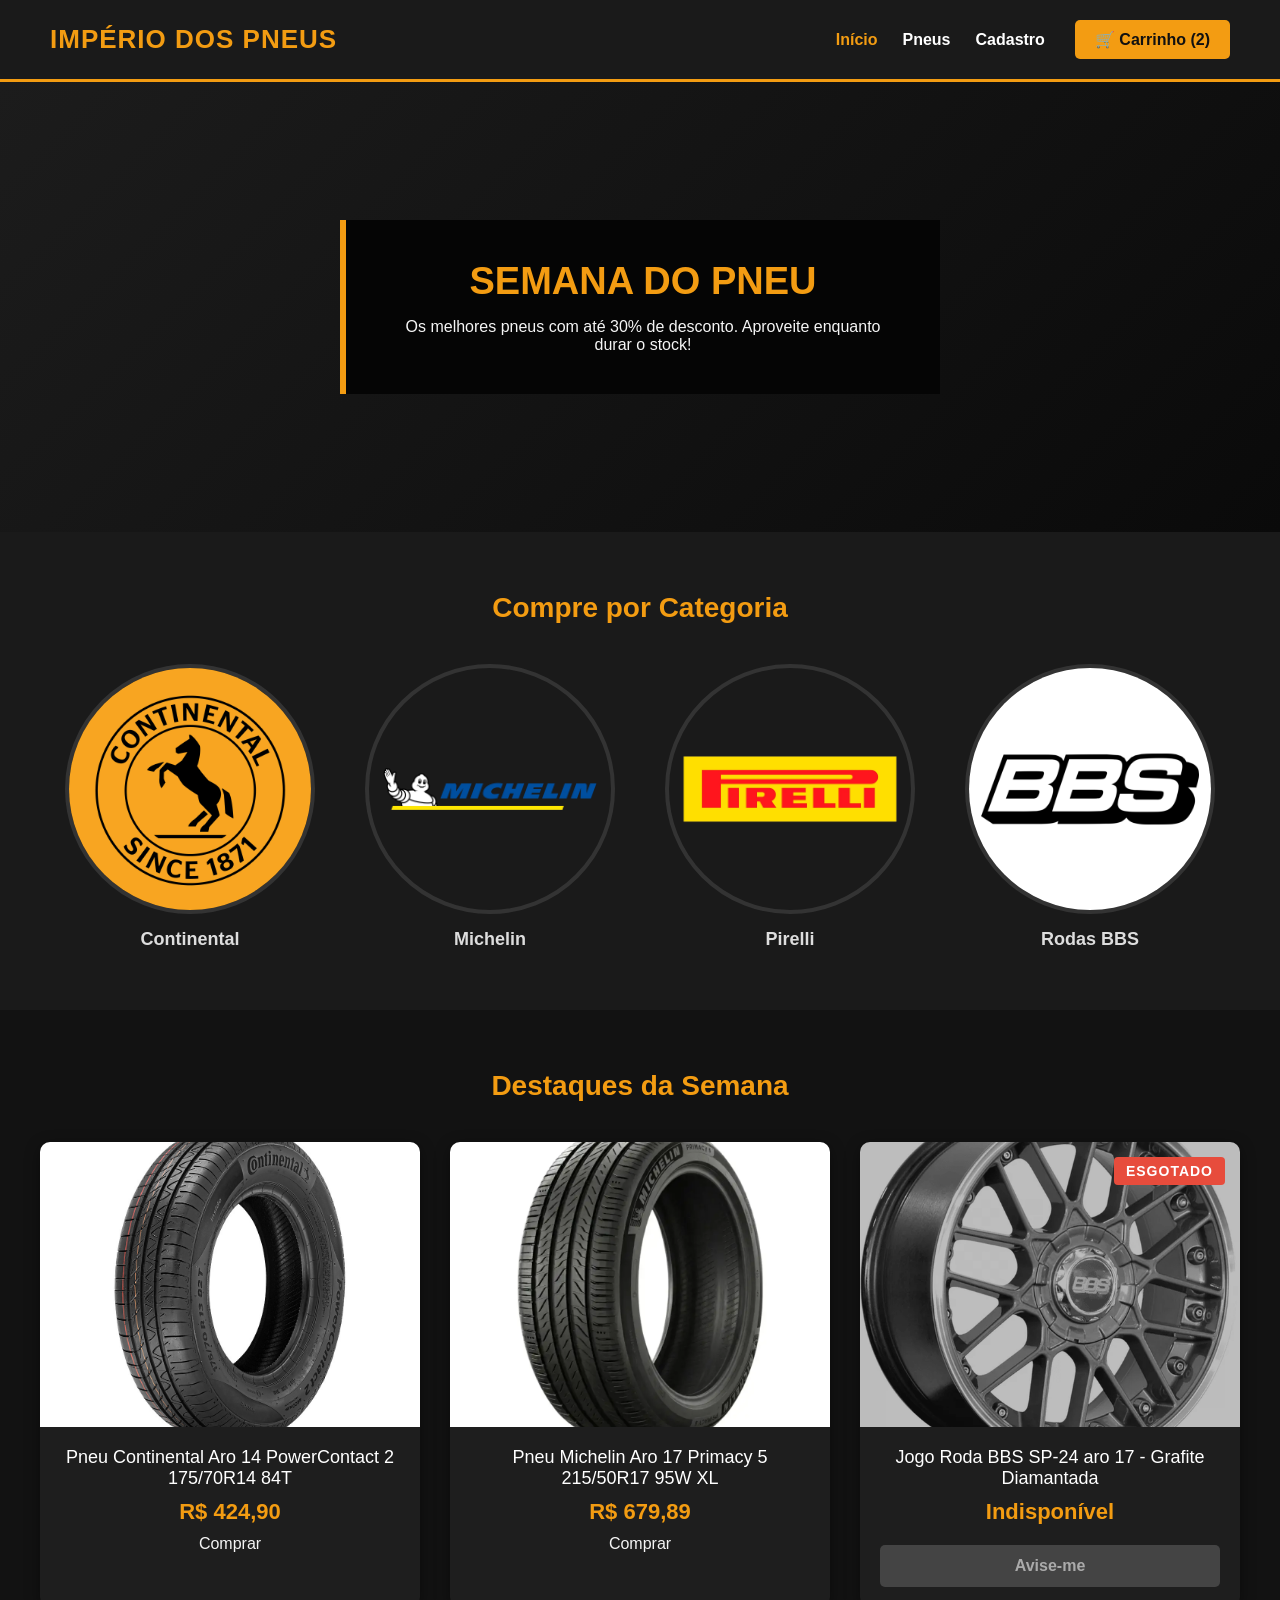
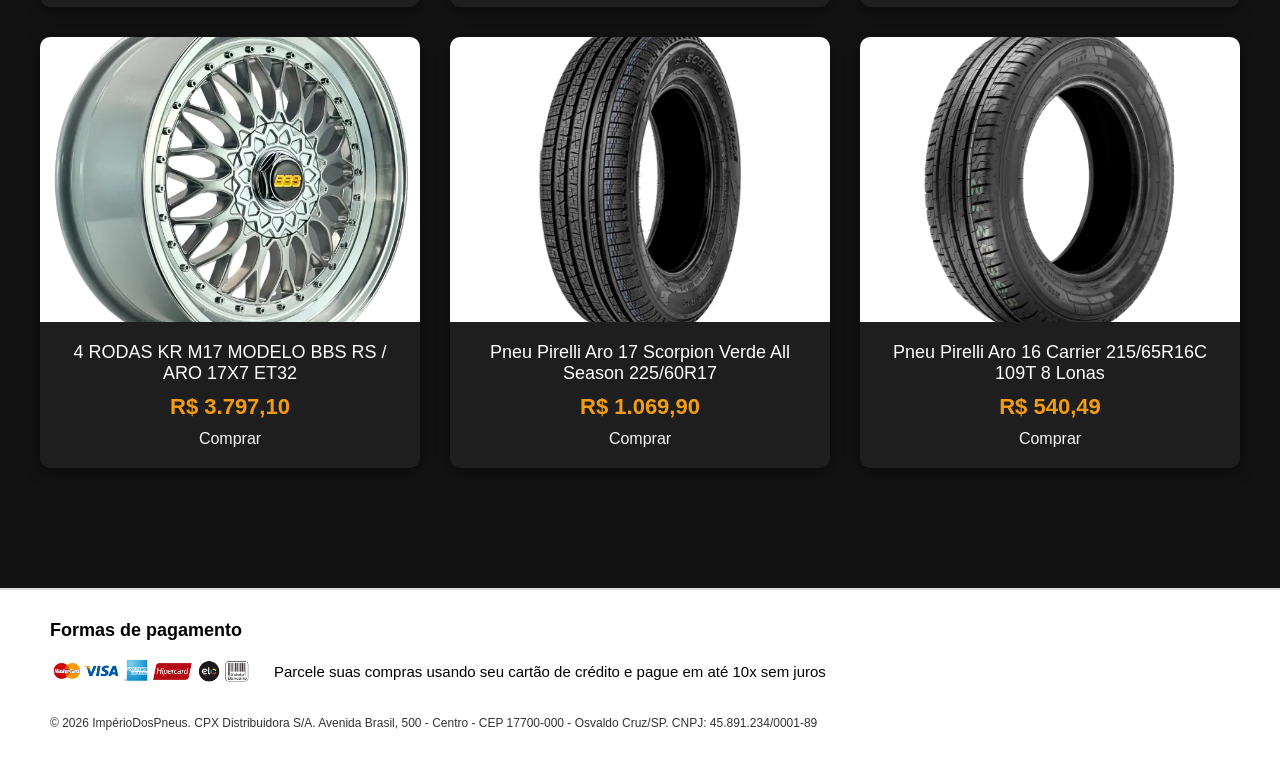
<file: index.html>
<!DOCTYPE html>
<html lang="pt-PT">
<head>
    <meta charset="UTF-8">
    <meta name="viewport" content="width=device-width, initial-scale=1.0">
    <title>Império dos Pneus - Loja Oficial</title>
    <link rel="stylesheet" href="style.css">
</head>
<body>

    <!-- 1. Identidade Visual no Cabeçalho -->
    <header>
        <div class="logo">
            <h1>Império dos Pneus</h1>
        </div>
        <nav>
            <ul>
                <li><a href="index.html" class="active">Início</a></li>
                <li><a href="produto.html">Pneus</a></li>
                <li><a href="cadastro.html">Cadastro</a></li>
            </ul>
            <a href="carrinho.html" class="cart">🛒 Carrinho (2)</a>
        </nav>
    </header>

    <main>
        <!-- 2. Carrossel CSS -->
        <section class="hero">
            <div class="carousel">
                <div class="carousel-slide slide-1">
                    <div class="slide-content">
                        <h2>SEMANA DO PNEU</h2>
                        <p>Os melhores pneus com até 30% de desconto. Aproveite enquanto durar o stock!</p>
                    </div>
                </div>
                <div class="carousel-slide slide-2">
                    <div class="slide-content">
                        <h2>RODAS PREMIUM</h2>
                        <p>Estilo e agressividade para o seu carro. Confira a nova coleção.</p>
                    </div>
                </div>
                <div class="carousel-slide slide-3">
                    <div class="slide-content">
                        <h2>PERFORMANCE TOTAL</h2>
                        <p>Na compra de 4 pneus, ganhe montagem e alinhamento gratuitos!</p>
                    </div>
                </div>
            </div>
        </section>

        <!-- 3. Navegação por Categorias com Imagens Circulares -->
        <section class="categories">
            <h2>Compre por Categoria</h2>
            <div class="category-list">
                <div class="category-item">
                    <img src="img/continental.jpg" alt="Pneus Continental" width="250" height="250" loading="lazy">
                    <p>Continental</p>
                </div>
                <div class="category-item">
                    <img src="img/michelin.jpg" alt="Pneus Michelin" width="250" height="250" loading="lazy">
                    <p>Michelin</p>
                </div>
                <div class="category-item">
                    <img src="img/pirelli.jpg" alt="Pneus Pirelli" width="250" height="250" loading="lazy">
                    <p>Pirelli</p>
                </div>
                <div class="category-item">
                    <img src="img/rodas.jpg" alt="Rodas BBS" width="250" height="250" loading="lazy">
                    <p>Rodas BBS</p>
                </div>
            </div>
        </section>

        <!-- 4. Vitrine de Produtos -->
        <section class="products">
            <h2>Destaques da Semana</h2>
            <div class="product-grid">
                
                <article class="product-card">
                    <figure>
                        <div class="img-container">
                            <img src="img/pneu-continental.jpg" alt="Pneu Continental" width="400" height="300" loading="lazy">
                        </div>
                        <figcaption>
                            <h3>Pneu Continental Aro 14 PowerContact 2 175/70R14 84T</h3>
                            <p class="price">R$ 424,90</p>
                            <a href="produto.html" class="button">Comprar</a>
                        </figcaption>
                    </figure>
                </article>

                <article class="product-card">
                    <figure>
                        <div class="img-container">
                            <img src="img/pneu-michelin.jpg" alt="Pneu Michelin" width="400" height="300" loading="lazy">
                        </div>
                        <figcaption>
                            <h3>Pneu Michelin Aro 17 Primacy 5 215/50R17 95W XL</h3>
                            <p class="price">R$ 679,89</p>
                            <a href="produto.html" class="button">Comprar</a>
                        </figcaption>
                    </figure>
                </article>

                <article class="product-card sold-out">
                    <figure>
                        <div class="img-container">
                            <span class="badge">ESGOTADO</span>
                            <img src="img/roda-bbs.jpg" alt="Roda BBS" width="400" height="300" loading="lazy">
                        </div>
                        <figcaption>
                            <h3>Jogo Roda BBS SP-24 aro 17 - Grafite Diamantada</h3>
                            <p class="price">Indisponível</p>
                            <button type="button" disabled>Avise-me</button>
                        </figcaption>
                    </figure>
                </article>

                <article class="product-card">
                    <figure>
                        <div class="img-container">
                            <img src="img/rodas-bbs-2.png" alt="Roda BBS 2" width="400" height="300" loading="lazy">
                        </div>
                        <figcaption>
                            <h3>4 RODAS KR M17 MODELO BBS RS / ARO 17X7 ET32</h3>
                            <p class="price">R$ 3.797,10</p>
                            <a href="carrinho.html" class="button">Comprar</a>
                        </figcaption>
                    </figure>
                </article>

                <article class="product-card">
                    <figure>
                        <div class="img-container">
                            <img src="img/pneu-pirelli.jpg" alt="Pneu Pirelli" width="400" height="300" loading="lazy">
                        </div>
                        <figcaption>
                            <h3>Pneu Pirelli Aro 17 Scorpion Verde All Season 225/60R17</h3>
                            <p class="price">R$ 1.069,90</p>
                            <a href="carrinho.html" class="button">Comprar</a>
                        </figcaption>
                    </figure>
                </article>

                <article class="product-card">
                    <figure>
                        <div class="img-container">
                            <img src="img/pneu-pirelli3.jpg" alt="Pneu Pirelli 2" width="400" height="300" loading="lazy">
                        </div>
                        <figcaption>
                            <h3>Pneu Pirelli Aro 16 Carrier 215/65R16C 109T 8 Lonas</h3>
                            <p class="price">R$ 540,49</p>
                            <a href="carrinho.html" class="button">Comprar</a>
                        </figcaption>
                    </figure>
                </article>

            </div>
        </section>
    </main>

    <footer>
        <div class="footer-conteudo">
            <h3>Formas de pagamento</h3>
            <div class="pagamento-linha">
                <img src="img/cartoes2.png" alt="Visa, Mastercard, Boleto, Pix, etc">
                <p>Parcele suas compras usando seu cartão de crédito e pague em até 10x sem juros</p>
            </div>
            <p class="direitos-autorais">
                &copy; 2026 ImpérioDosPneus. CPX Distribuidora S/A. Avenida Brasil, 500 - Centro - CEP 17700-000 - Osvaldo Cruz/SP. CNPJ: 45.891.234/0001-89
            </p>
        </div>
    </footer>

</body>
</html>
</file>
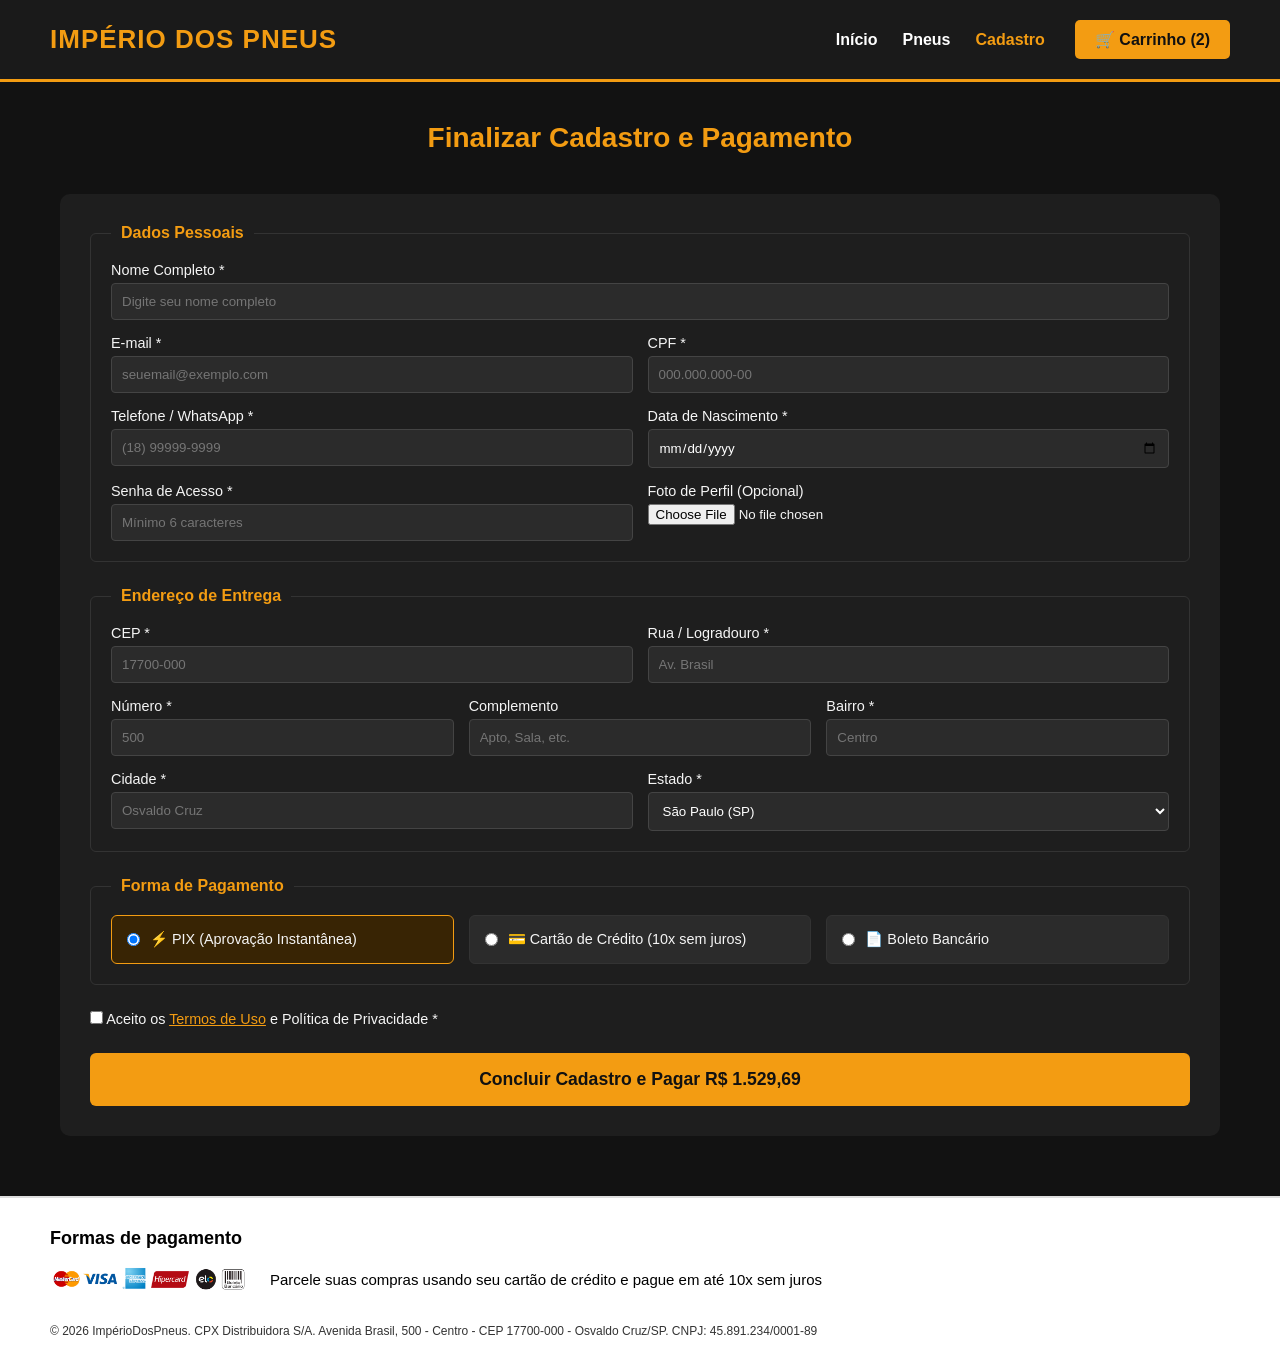
<file: cadastro.html>
<!DOCTYPE html>
<html lang="pt-PT">
<head>
    <meta charset="UTF-8">
    <meta name="viewport" content="width=device-width, initial-scale=1.0">
    <title>Cadastro & Checkout - Império dos Pneus</title>
    <link rel="stylesheet" href="style.css">
</head>
<body>

    <header>
        <div class="logo">
            <h1>Império dos Pneus</h1>
        </div>
        <nav>
            <ul>
                <li><a href="index.html">Início</a></li>
                <li><a href="produto.html">Pneus</a></li>
                <li><a href="cadastro.html" class="active">Cadastro</a></li>
            </ul>
            <a href="carrinho.html" class="cart">🛒 Carrinho (2)</a>
        </nav>
    </header>

    <main class="page-container">
        <h2 class="section-title">Finalizar Cadastro e Pagamento</h2>

        <form action="#" method="POST" class="checkout-form">
            
            <!-- Bloco 1: Dados Pessoais -->
            <fieldset>
                <legend>Dados Pessoais</legend>
                
                <div class="form-group">
                    <label for="nome">Nome Completo *</label>
                    <input type="text" id="nome" name="nome" required placeholder="Digite seu nome completo">
                </div>

                <div class="form-row">
                    <div class="form-group">
                        <label for="email">E-mail *</label>
                        <input type="email" id="email" name="email" required placeholder="seuemail@exemplo.com">
                    </div>
                    <div class="form-group">
                        <label for="cpf">CPF *</label>
                        <input type="text" id="cpf" name="cpf" required pattern="\d{3}\.\d{3}\.\d{3}-\d{2}" placeholder="000.000.000-00">
                    </div>
                </div>

                <div class="form-row">
                    <div class="form-group">
                        <label for="telefone">Telefone / WhatsApp *</label>
                        <input type="tel" id="telefone" name="telefone" required placeholder="(18) 99999-9999">
                    </div>
                    <div class="form-group">
                        <label for="nascimento">Data de Nascimento *</label>
                        <input type="date" id="nascimento" name="nascimento" required>
                    </div>
                </div>

                <div class="form-row">
                    <div class="form-group">
                        <label for="senha">Senha de Acesso *</label>
                        <input type="password" id="senha" name="senha" required minlength="6" placeholder="Mínimo 6 caracteres">
                    </div>
                    <div class="form-group">
                        <label for="avatar">Foto de Perfil (Opcional)</label>
                        <input type="file" id="avatar" name="avatar" accept="image/*">
                    </div>
                </div>
            </fieldset>

            <!-- Bloco 2: Endereço -->
            <fieldset>
                <legend>Endereço de Entrega</legend>

                <div class="form-row">
                    <div class="form-group">
                        <label for="cep">CEP *</label>
                        <input type="text" id="cep" name="cep" required placeholder="17700-000">
                    </div>
                    <div class="form-group street-group">
                        <label for="rua">Rua / Logradouro *</label>
                        <input type="text" id="rua" name="rua" required placeholder="Av. Brasil">
                    </div>
                </div>

                <div class="form-row">
                    <div class="form-group">
                        <label for="numero">Número *</label>
                        <input type="text" id="numero" name="numero" required placeholder="500">
                    </div>
                    <div class="form-group">
                        <label for="complemento">Complemento</label>
                        <input type="text" id="complemento" name="complemento" placeholder="Apto, Sala, etc.">
                    </div>
                    <div class="form-group">
                        <label for="bairro">Bairro *</label>
                        <input type="text" id="bairro" name="bairro" required placeholder="Centro">
                    </div>
                </div>

                <div class="form-row">
                    <div class="form-group">
                        <label for="cidade">Cidade *</label>
                        <input type="text" id="cidade" name="cidade" required placeholder="Osvaldo Cruz">
                    </div>
                    <div class="form-group">
                        <label for="estado">Estado *</label>
                        <select id="estado" name="estado" required>
                            <option value="">Selecione...</option>
                            <option value="SP" selected>São Paulo (SP)</option>
                            <option value="RJ">Rio de Janeiro (RJ)</option>
                            <option value="MG">Minas Gerais (MG)</option>
                            <option value="PR">Paraná (PR)</option>
                        </select>
                    </div>
                </div>
            </fieldset>

            <!-- Bloco 3: Pagamento -->
            <fieldset>
                <legend>Forma de Pagamento</legend>
                
                <div class="payment-options">
                    <label class="payment-card">
                        <input type="radio" name="pagamento" value="pix" required checked>
                        <span class="payment-content">
                            <span class="payment-icon">⚡</span>
                            <span>PIX (Aprovação Instantânea)</span>
                        </span>
                    </label>

                    <label class="payment-card">
                        <input type="radio" name="pagamento" value="cartao">
                        <span class="payment-content">
                            <span class="payment-icon">💳</span>
                            <span>Cartão de Crédito (10x sem juros)</span>
                        </span>
                    </label>

                    <label class="payment-card">
                        <input type="radio" name="pagamento" value="boleto">
                        <span class="payment-content">
                            <span class="payment-icon">📄</span>
                            <span>Boleto Bancário</span>
                        </span>
                    </label>
                </div>
            </fieldset>

            <div class="terms-group">
                <label for="termos">
                    <input type="checkbox" id="termos" name="termos" required>
                    Aceito os <a href="#">Termos de Uso</a> e Política de Privacidade *
                </label>
            </div>

            <button type="submit" class="btn-submit">Concluir Cadastro e Pagar R$ 1.529,69</button>
        </form>
    </main>

    <footer>
        <div class="footer-conteudo">
            <h3>Formas de pagamento</h3>
            <div class="pagamento-linha">
                <img src="img/cartoes2.png" alt="Visa, Mastercard, Boleto, Pix, etc" width="200" height="40">
                <p>Parcele suas compras usando seu cartão de crédito e pague em até 10x sem juros</p>
            </div>
            <p class="direitos-autorais">
                &copy; 2026 ImpérioDosPneus. CPX Distribuidora S/A. Avenida Brasil, 500 - Centro - CEP 17700-000 - Osvaldo Cruz/SP. CNPJ: 45.891.234/0001-89
            </p>
        </div>
    </footer>

</body>
</html>
</file>
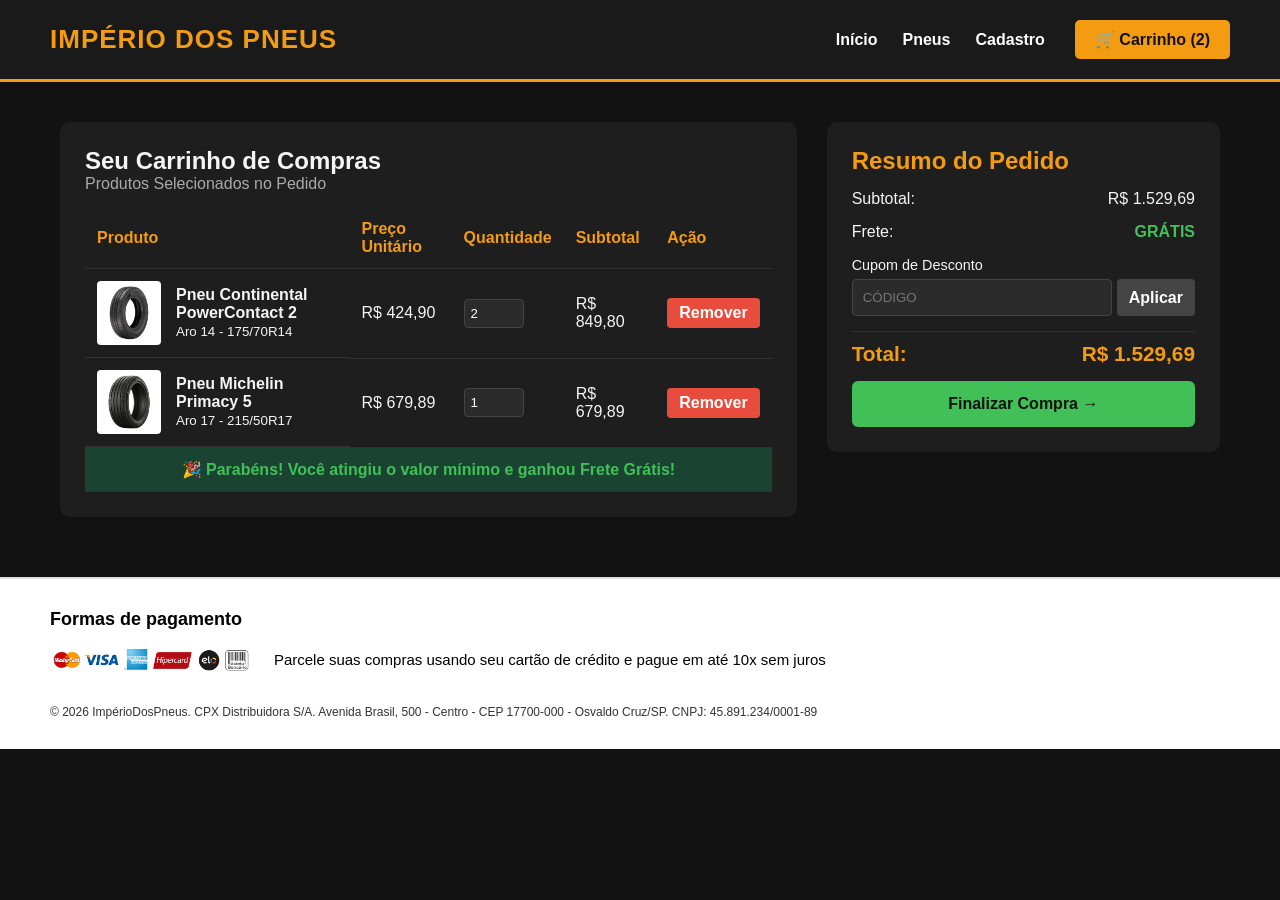
<file: carrinho.html>
<!DOCTYPE html>
<html lang="pt-PT">
<head>
    <meta charset="UTF-8">
    <meta name="viewport" content="width=device-width, initial-scale=1.0">
    <title>Carrinho de Compras - Império dos Pneus</title>
    <link rel="stylesheet" href="style.css">
</head>
<body>

    <header>
        <div class="logo">
            <h1>Império dos Pneus</h1>
        </div>
        <nav>
            <ul>
               <li><a href="index.html">Início</a></li>
                <li><a href="produto.html">Pneus</a></li>
                <li><a href="cadastro.html">Cadastro</a></li>
            </ul>
            <a href="carrinho.html" class="cart">🛒 Carrinho (2)</a>
        </nav>
    </header>

    <main class="page-container cart-layout">
        <section class="cart-items">
            <h2>Seu Carrinho de Compras</h2>
            <table class="cart-table">
                <caption>Produtos Selecionados no Pedido</caption>
                <thead>
                    <tr>
                        <th scope="col">Produto</th>
                        <th scope="col">Preço Unitário</th>
                        <th scope="col">Quantidade</th>
                        <th scope="col">Subtotal</th>
                        <th scope="col">Ação</th>
                    </tr>
                </thead>
                <tbody>
                    <tr>
                        <td class="product-cell">
                            <img src="img/pneu-continental.jpg" alt="Pneu Continental" class="cart-thumb">
                            <div>
                                <strong>Pneu Continental PowerContact 2</strong><br>
                                <small>Aro 14 - 175/70R14</small>
                            </div>
                        </td>
                        <td>R$ 424,90</td>
                        <td><input type="number" min="1" value="2" class="qty-input"></td>
                        <td>R$ 849,80</td>
                        <td><button type="button" class="btn-remove">Remover</button></td>
                    </tr>
                    <tr>
                        <td class="product-cell">
                            <img src="img/pneu-michelin.jpg" alt="Pneu Michelin" class="cart-thumb">
                            <div>
                                <strong>Pneu Michelin Primacy 5</strong><br>
                                <small>Aro 17 - 215/50R17</small>
                            </div>
                        </td>
                        <td>R$ 679,89</td>
                        <td><input type="number" min="1" value="1" class="qty-input"></td>
                        <td>R$ 679,89</td>
                        <td><button type="button" class="btn-remove">Remover</button></td>
                    </tr>
                </tbody>
                <tfoot>
                    <tr>
                        <td colspan="5">🎉 Parabéns! Você atingiu o valor mínimo e ganhou <strong>Frete Grátis</strong>!</td>
                    </tr>
                </tfoot>
            </table>
        </section>

        <!-- Card Lateral -->
        <aside class="order-summary">
            <h2>Resumo do Pedido</h2>
            <div class="summary-line">
                <span>Subtotal:</span>
                <span>R$ 1.529,69</span>
            </div>
            <div class="summary-line">
                <span>Frete:</span>
                <span class="free-shipping">GRÁTIS</span>
            </div>
            
            <div class="coupon-box">
                <label for="coupon">Cupom de Desconto</label>
                <div class="coupon-input-group">
                    <input type="text" id="coupon" placeholder="CÓDIGO">
                    <button type="button">Aplicar</button>
                </div>
            </div>

            <div class="summary-line total-line">
                <span>Total:</span>
                <span>R$ 1.529,69</span>
            </div>

            <a href="cadastro.html" class="btn-checkout">Finalizar Compra →</a>
        </aside>
    </main>

    <footer>
        <div class="footer-conteudo">
            <h3>Formas de pagamento</h3>
            <div class="pagamento-linha">
                <img src="img/cartoes2.png" alt="Visa, Mastercard, Boleto, Pix, etc">
                <p>Parcele suas compras usando seu cartão de crédito e pague em até 10x sem juros</p>
            </div>
            <p class="direitos-autorais">
                &copy; 2026 ImpérioDosPneus. CPX Distribuidora S/A. Avenida Brasil, 500 - Centro - CEP 17700-000 - Osvaldo Cruz/SP. CNPJ: 45.891.234/0001-89
            </p>
        </div>
    </footer>

</body>
</html>
</file>
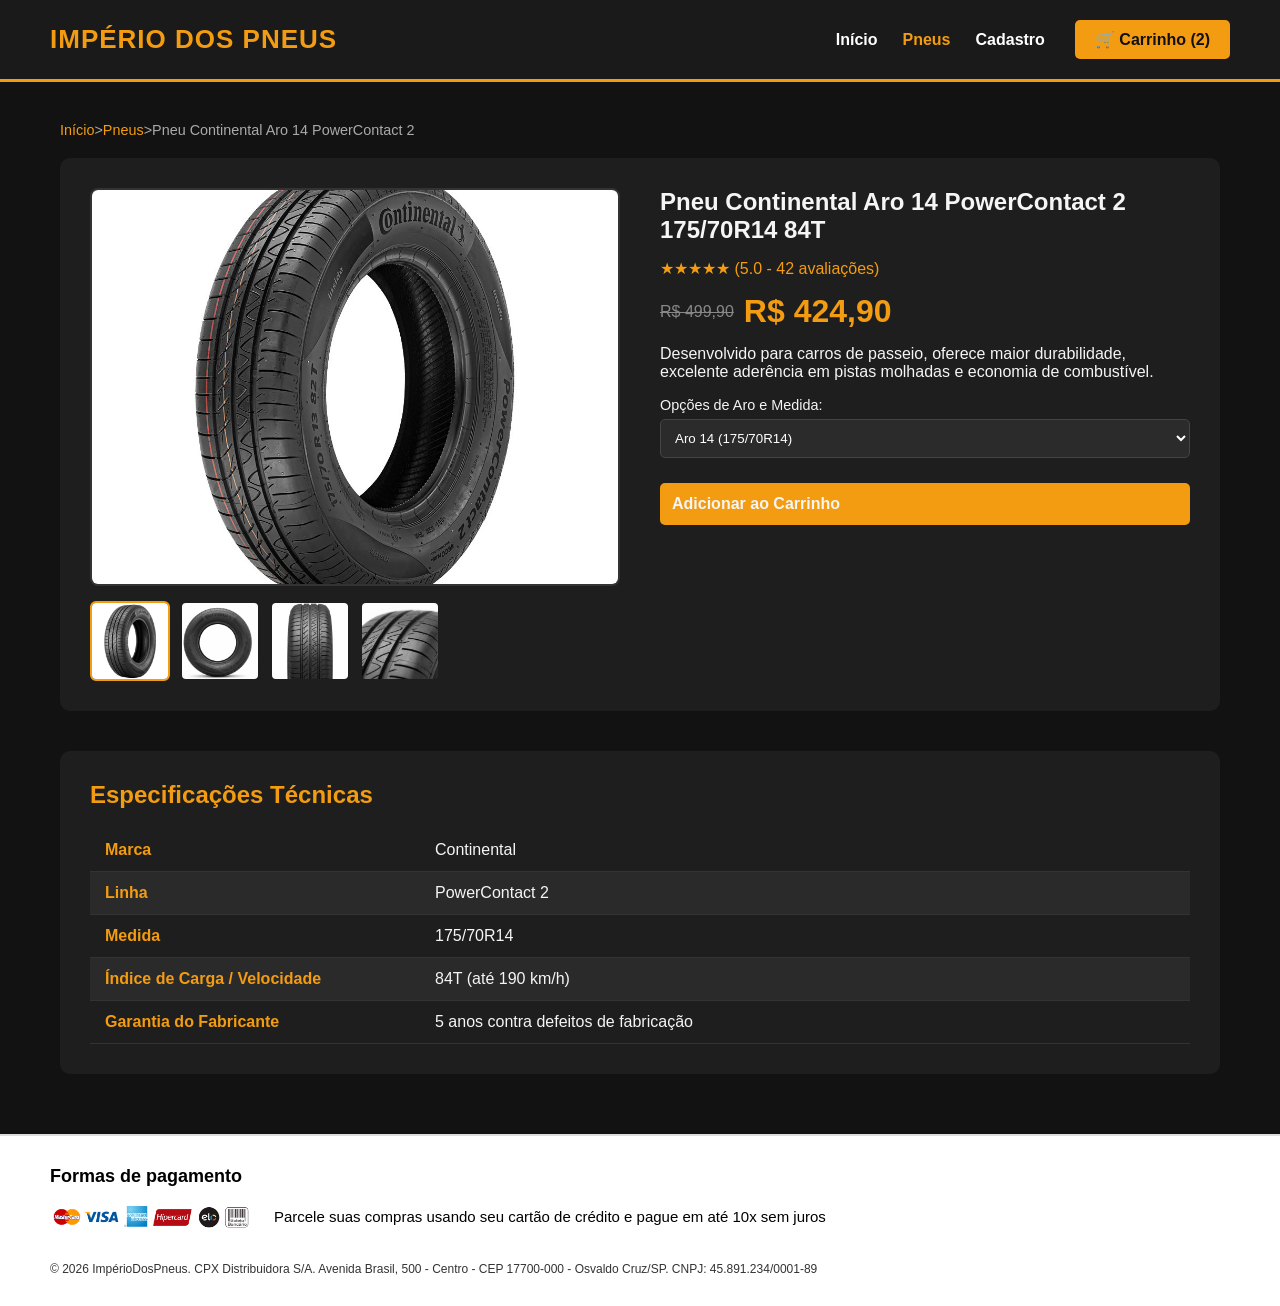
<file: produto.html>
<!DOCTYPE html>
<html lang="pt-PT">
<head>
    <meta charset="UTF-8">
    <meta name="viewport" content="width=device-width, initial-scale=1.0">
    <title>Pneu Continental PowerContact 2 - Império dos Pneus</title>
    
    <link rel="stylesheet" href="style.css">
</head>
<body>

    <header>
        <div class="logo">
            <h1>Império dos Pneus</h1>
        </div>
        <nav>
            <ul>
                <li><a href="index.html">Início</a></li>
                <li><a href="produto.html" class="active">Pneus</a></li>
                <li><a href="cadastro.html">Cadastro</a></li>
            </ul>
            <a href="carrinho.html" class="cart">🛒 Carrinho (2)</a>
        </nav>
    </header>

    <main class="page-container">
        <!-- Breadcrumb -->
        <nav class="breadcrumb">
            <a href="index.html">Início</a> &gt; 
            <a href="index.html">Pneus</a> &gt; 
            <span>Pneu Continental Aro 14 PowerContact 2</span>
        </nav>

        <!-- Layout 2 Colunas -->
        <section class="product-details">
            <div class="product-gallery">
                <img src="img/pneu-continental.jpg" alt="Pneu Continental Foto Principal" class="main-image">
                <div class="thumbnails">
                    <img src="img/pneu1.jpg" alt="Foto 1" class="thumb active">
                    <img src="img/pneu4.jpg" alt="Foto 2" class="thumb">
                    <img src="img/pneu2.jpg" alt="Foto 3" class="thumb">
                    <img src="img/pneu3.jpg" alt="Foto 4" class="thumb">
                </div>
            </div>

            <div class="product-info">
                <h2>Pneu Continental Aro 14 PowerContact 2 175/70R14 84T</h2>
                <div class="rating">
                    ★★★★★ <span>(5.0 - 42 avaliações)</span>
                </div>
                <div class="price-container">
                    <span class="old-price">R$ 499,90</span>
                    <span class="current-price">R$ 424,90</span>
                </div>
                <p class="description">
                    Desenvolvido para carros de passeio, oferece maior durabilidade, excelente aderência em pistas molhadas e economia de combustível.
                </p>

                <div class="options-group">
                    <label for="aro-select">Opções de Aro e Medida:</label>
                    <select id="aro-select" name="aro">
                        <option value="14" selected>Aro 14 (175/70R14)</option>
                        <option value="15">Aro 15 (185/65R15)</option>
                        <option value="16">Aro 16 (205/55R16)</option>
                    </select>
                </div>

                <a href="carrinho.html" class="btn-primary">Adicionar ao Carrinho</a>
            </div>
        </section>

        <!-- Tabela Semântica de Especificações Técnicas -->
        <section class="specs-section">
            <h2>Especificações Técnicas</h2>
            <table class="specs-table">
                <tbody>
                    <tr>
                        <th scope="row">Marca</th>
                        <td>Continental</td>
                    </tr>
                    <tr>
                        <th scope="row">Linha</th>
                        <td>PowerContact 2</td>
                    </tr>
                    <tr>
                        <th scope="row">Medida</th>
                        <td>175/70R14</td>
                    </tr>
                    <tr>
                        <th scope="row">Índice de Carga / Velocidade</th>
                        <td>84T (até 190 km/h)</td>
                    </tr>
                    <tr>
                        <th scope="row">Garantia do Fabricante</th>
                        <td>5 anos contra defeitos de fabricação</td>
                    </tr>
                </tbody>
            </table>
        </section>
    </main>

    <footer>
        <div class="footer-conteudo">
            <h3>Formas de pagamento</h3>
            <div class="pagamento-linha">
                <img src="img/cartoes2.png" alt="Visa, Mastercard, Boleto, Pix, etc">
                <p>Parcele suas compras usando seu cartão de crédito e pague em até 10x sem juros</p>
            </div>
            <p class="direitos-autorais">
                &copy; 2026 ImpérioDosPneus. CPX Distribuidora S/A. Avenida Brasil, 500 - Centro - CEP 17700-000 - Osvaldo Cruz/SP. CNPJ: 45.891.234/0001-89
            </p>
        </div>
    </footer>

</body>
</html>
</file>
<file: style.css>
/* RESET BÁSICO E LIMPEZA DE LINKS */
* {
    margin: 0;
    padding: 0;
    box-sizing: border-box;
    font-family: 'Segoe UI', Tahoma, Geneva, Verdana, sans-serif;
}

/* Garante que nenhum link normal perca a cor original ou fique azul/roxo */
a, a:link, a:visited {
    text-decoration: none;
    color: inherit;
}

body {
    background-color: #121212;
    color: #f5f5f5;
}

/* 1. CABEÇALHO (Identidade Visual Corrigida) */
header {
    display: flex;
    justify-content: space-between;
    align-items: center;
    padding: 20px 50px;
    background-color: #1a1a1a;
    border-bottom: 3px solid #f39c12;
}

header h1 {
    color: #f39c12;
    font-size: 26px;
    text-transform: uppercase;
    letter-spacing: 1px;
}

nav {
    display: flex;
    align-items: center;
}

nav ul {
    list-style: none;
    display: flex;
    gap: 25px;
    margin: 0;
    padding: 0;
}

nav ul li a, 
nav ul li a:link, 
nav ul li a:visited {
    text-decoration: none;
    color: #ffffff;
    font-weight: bold;
    transition: color 0.3s;
}

nav ul li a:hover, 
nav ul li a.active {
    color: #f39c12;
}

/* Botão do Carrinho no Header */
.cart, 
a.cart, 
a.cart:link, 
a.cart:visited {
    background-color: #f39c12;
    color: #111111 !important;
    padding: 10px 20px;
    border-radius: 5px;
    font-weight: bold;
    cursor: pointer;
    margin-left: 30px;
    text-decoration: none;
    display: inline-block;
    transition: background-color 0.3s;
}

.cart:hover, 
a.cart:hover {
    background-color: #d68910;
    color: #111111 !important;
}

/* 2. CARROSSEL (Scroll-snap) */
.hero {
    width: 100%;
    overflow: hidden;
}

.carousel {
    display: flex;
    overflow-x: auto;
    scroll-snap-type: x mandatory;
    scroll-behavior: smooth;
    scrollbar-width: none;
}

.carousel::-webkit-scrollbar {
    display: none;
}

.carousel-slide {
    flex: 0 0 100%;
    scroll-snap-align: start;
    height: 50vh;
    display: flex;
    justify-content: center;
    align-items: center;
    background: linear-gradient(135deg, #1c1c1c, #0a0a0a);
}

.slide-content {
    background-color: #050505;
    padding: 40px;
    border-left: 6px solid #f39c12;
    text-align: center;
    max-width: 600px;
}

.slide-content h2 {
    color: #f39c12;
    font-size: 38px;
    margin-bottom: 15px;
    text-transform: uppercase;
}

/* 3. CATEGORIAS */
.categories {
    padding: 60px 20px;
    text-align: center;
    background-color: #1a1a1a;
}

.categories h2, .section-title {
    margin-bottom: 40px;
    font-size: 28px;
    color: #f39c12;
    text-align: center;
}

.category-list {
    display: flex;
    justify-content: center;
    gap: 50px;
    flex-wrap: wrap;
}

.category-item {
    display: flex;
    flex-direction: column;
    align-items: center;
    gap: 15px;
    cursor: pointer;
}

.category-item img {
    border-radius: 50%;
    object-fit: cover;
    transition: transform 0.3s ease, border 0.3s ease;
    border: 4px solid #333;
}

.category-item:hover img {
    transform: scale(1.08);
    border: 4px solid #f39c12;
}

.category-item p {
    font-weight: bold;
    font-size: 18px;
    color: #ddd;
}

/* 4. VITRINE DE PRODUTOS */
.products {
    padding: 60px 20px;
    text-align: center;
    background-color: #121212;
}

.products h2 {
    margin-bottom: 40px;
    font-size: 28px;
    color: #f39c12;
}

.product-grid {
    display: grid;
    grid-template-columns: repeat(auto-fit, minmax(320px, 1fr));
    gap: 30px;
    max-width: 1200px;
    margin: 0 auto;
}

.product-card {
    background-color: #1e1e1e;
    border-radius: 10px;
    overflow: hidden;
    transition: transform 0.3s ease, box-shadow 0.3s ease;
    box-shadow: 0 4px 15px rgba(0,0,0,0.4);
}

.product-card:hover {
    box-shadow: 0 8px 25px rgba(243, 156, 18, 0.2);
}

.img-container {
    width: 100%;
    aspect-ratio: 4/3; 
    overflow: hidden; 
    position: relative;
    background-color: #222;
}

.img-container img {
    width: 100%;
    height: 100%;
    object-fit: cover; 
    transition: transform 0.4s ease;
}

.product-card:hover .img-container img {
    transform: scale(1.1);
}

figcaption {
    padding: 20px;
    display: flex;
    flex-direction: column;
    gap: 10px;
}

figcaption h3 {
    font-size: 18px;
    color: #fff;
    font-weight: 500;
}

.price {
    color: #f39c12;
    font-size: 22px;
    font-weight: bold;
}

button, .btn-primary {
    background-color: #f39c12;
    color: #111;
    border: none;
    padding: 12px;
    font-size: 16px;
    font-weight: bold;
    border-radius: 5px;
    cursor: pointer;
    transition: background-color 0.3s;
    margin-top: 10px;
    width: 100%;
}

button:hover, .btn-primary:hover {
    background-color: #d68910;
}

/* 5. PRODUTO ESGOTADO */
.sold-out .img-container img {
    filter: grayscale(100%);
    opacity: 0.7;
}

.sold-out .badge {
    position: absolute;
    top: 15px;
    right: 15px;
    background-color: #e74c3c;
    color: white;
    padding: 6px 12px;
    font-weight: bold;
    font-size: 14px;
    border-radius: 4px;
    z-index: 10;
    letter-spacing: 1px;
}

.sold-out button {
    background-color: #444;
    color: #aaa;
    cursor: not-allowed;
}

.sold-out button:hover {
    background-color: #444;
}

/* RODAPÉ */
footer {
    background-color: #ffffff;
    color: #000000;
    padding: 30px 50px;
    border-top: 2px solid #ddd;
    font-family: Arial, sans-serif;
    margin-top: 60px;
}

.footer-conteudo h3 {
    font-size: 18px;
    margin-bottom: 15px;
}

.pagamento-linha {
    display: flex;
    align-items: center;
    gap: 20px;
    margin-bottom: 30px;
}

.pagamento-linha img {
    height: 30px;
}

.pagamento-linha p {
    font-size: 15px;
}

.direitos-autorais {
    font-size: 12px;
    color: #333;
}

/* ==================== ESTRUTURA PARTE 2 ==================== */
.page-container {
    max-width: 1200px;
    margin: 40px auto;
    padding: 0 20px;
}

.breadcrumb {
    margin-bottom: 20px;
    font-size: 0.9rem;
    color: #aaa;
}

.breadcrumb a, .breadcrumb a:link, .breadcrumb a:visited {
    color: #f39c12;
    text-decoration: none;
}

/* DETALHES DO PRODUTO */
.product-details {
    display: flex;
    gap: 40px;
    background: #1e1e1e;
    padding: 30px;
    border-radius: 10px;
}

.product-gallery {
    flex: 1;
    display: flex;
    flex-direction: column;
    gap: 15px;
}

.main-image {
    width: 100%;
    aspect-ratio: 4/3;
    object-fit: cover;
    border-radius: 8px;
    border: 2px solid #333;
}

.thumbnails {
    display: flex;
    gap: 10px;
}

.thumb {
    width: 80px;
    height: 80px;
    object-fit: cover;
    border-radius: 6px;
    cursor: pointer;
    border: 2px solid transparent;
    transition: border-color 0.3s;
}

.thumb:hover, .thumb.active {
    border-color: #f39c12;
}

.product-info {
    flex: 1;
    display: flex;
    flex-direction: column;
    gap: 15px;
}

.rating {
    color: #f39c12;
}

.old-price {
    text-decoration: line-through;
    color: #888;
    margin-right: 10px;
}

.current-price {
    font-size: 2rem;
    font-weight: bold;
    color: #f39c12;
}

.price-container {
    display: flex;
    align-items: center;
}

.options-group select {
    padding: 10px;
    background: #2b2b2b;
    color: #fff;
    border: 1px solid #444;
    border-radius: 5px;
    width: 100%;
    margin-top: 5px;
}

.btn-link {
    text-decoration: none;
    display: block;
}

/* TABELA DE ESPECIFICAÇÕES */
.specs-section {
    margin-top: 40px;
    background: #1e1e1e;
    padding: 30px;
    border-radius: 10px;
}

.specs-section h2 {
    color: #f39c12;
    margin-bottom: 20px;
}

.specs-table {
    width: 100%;
    border-collapse: collapse;
}

.specs-table th, .specs-table td {
    padding: 12px 15px;
    text-align: left;
    border-bottom: 1px solid #333;
}

.specs-table th {
    color: #f39c12;
    width: 30%;
}

.specs-table tr:nth-child(even) {
    background-color: #2a2a2a;
}

/* CARRINHO DE COMPRAS */
.cart-layout {
    display: flex;
    gap: 30px;
}

.cart-items {
    flex: 2;
    background: #1e1e1e;
    padding: 25px;
    border-radius: 10px;
}

.cart-table {
    width: 100%;
    border-collapse: collapse;
}

.cart-table caption {
    caption-side: top;
    text-align: left;
    color: #aaa;
    margin-bottom: 15px;
}

.cart-table th, .cart-table td {
    padding: 12px;
    border-bottom: 1px solid #333;
    text-align: left;
}

.cart-table th {
    color: #f39c12;
}

.product-cell {
    display: flex;
    align-items: center;
    gap: 15px;
}

.cart-thumb {
    width: 64px;
    height: 64px;
    object-fit: cover;
    border-radius: 4px;
}

.qty-input {
    width: 60px;
    padding: 6px;
    background: #2b2b2b;
    color: #fff;
    border: 1px solid #444;
    border-radius: 4px;
}

.btn-remove {
    background: #e74c3c;
    color: white;
    border: none;
    padding: 6px 12px;
    border-radius: 4px;
    cursor: pointer;
    width: auto;
    margin: 0;
}

.btn-remove:hover {
    background: #c0392b;
}

.cart-table tfoot td {
    background: #1b4332;
    color: #40c057;
    text-align: center;
    font-weight: bold;
}

.order-summary {
    flex: 1;
    background: #1e1e1e;
    padding: 25px;
    border-radius: 10px;
    height: fit-content;
    display: flex;
    flex-direction: column;
    gap: 15px;
}

.order-summary h2 {
    color: #f39c12;
}

.summary-line {
    display: flex;
    justify-content: space-between;
}

.free-shipping {
    color: #40c057;
    font-weight: bold;
}

.coupon-input-group {
    display: flex;
    gap: 5px;
    margin-top: 5px;
}

.coupon-input-group input {
    flex: 1;
    padding: 8px;
    background: #2b2b2b;
    color: #fff;
    border: 1px solid #444;
    border-radius: 4px;
}

.coupon-input-group button {
    padding: 8px 12px;
    background: #444;
    color: white;
    border: none;
    border-radius: 4px;
    cursor: pointer;
    margin: 0;
    width: auto;
}

.total-line {
    font-size: 1.3rem;
    font-weight: bold;
    color: #f39c12;
    border-top: 1px solid #333;
    padding-top: 10px;
}

.btn-checkout, 
a.btn-checkout:link, 
a.btn-checkout:visited {
    display: block;
    background: #40c057;
    color: #111 !important;
    text-align: center;
    padding: 14px;
    border-radius: 6px;
    text-decoration: none;
    font-weight: bold;
}

.btn-checkout:hover {
    background: #2f9e44;
    color: #111 !important;
}

/* FORMULÁRIO E CHECKOUT */
.checkout-form {
    background: #1e1e1e;
    padding: 30px;
    border-radius: 10px;
    display: flex;
    flex-direction: column;
    gap: 25px;
}

fieldset {
    border: 1px solid #333;
    border-radius: 6px;
    padding: 20px;
    display: flex;
    flex-direction: column;
    gap: 15px;
}

legend {
    padding: 0 10px;
    font-weight: bold;
    color: #f39c12;
}

.form-group {
    display: flex;
    flex-direction: column;
    gap: 5px;
    flex: 1;
}

.form-row {
    display: flex;
    gap: 15px;
}

label {
    font-size: 0.9rem;
}

input[type="text"],
input[type="email"],
input[type="tel"],
input[type="date"],
input[type="password"],
select {
    padding: 10px;
    background: #2b2b2b;
    color: #fff;
    border: 1px solid #444;
    border-radius: 4px;
    outline: none;
    transition: all 0.2s;
}

/* PSEUDO-CLASSES SOLICITADAS PELO PROFESSOR */
input:focus, select:focus {
    border-color: #f39c12;
    box-shadow: 0 0 0 3px rgba(243, 156, 18, 0.2);
}

input:focus:valid {
    border-color: #40c057;
    box-shadow: 0 0 0 3px rgba(64, 192, 87, 0.2);
}

input:focus:invalid {
    border-color: #e74c3c;
    box-shadow: 0 0 0 3px rgba(231, 76, 60, 0.2);
}

.payment-options {
    display: flex;
    gap: 15px;
}

.payment-card {
    flex: 1;
    border: 1px solid #333;
    background: #2b2b2b;
    padding: 15px;
    border-radius: 6px;
    cursor: pointer;
    display: flex;
    align-items: center;
    gap: 10px;
}

.payment-card:has(input:checked) {
    border-color: #f39c12;
    background-color: #382404;
}

.terms-group a, 
.terms-group a:link, 
.terms-group a:visited {
    color: #f39c12;
    text-decoration: underline;
}

.btn-submit {
    background: #f39c12;
    color: #111;
    padding: 16px;
    border: none;
    border-radius: 6px;
    font-size: 1.1rem;
    font-weight: bold;
    cursor: pointer;
    margin: 0;
}

.btn-submit:hover {
    background: #d68910;
}

/* RESPONSIVIDADE */
@media (max-width: 768px) {
    .product-details, 
    .cart-layout, 
    .payment-options, 
    .form-row {
        flex-direction: column;
    }
}
</file>
